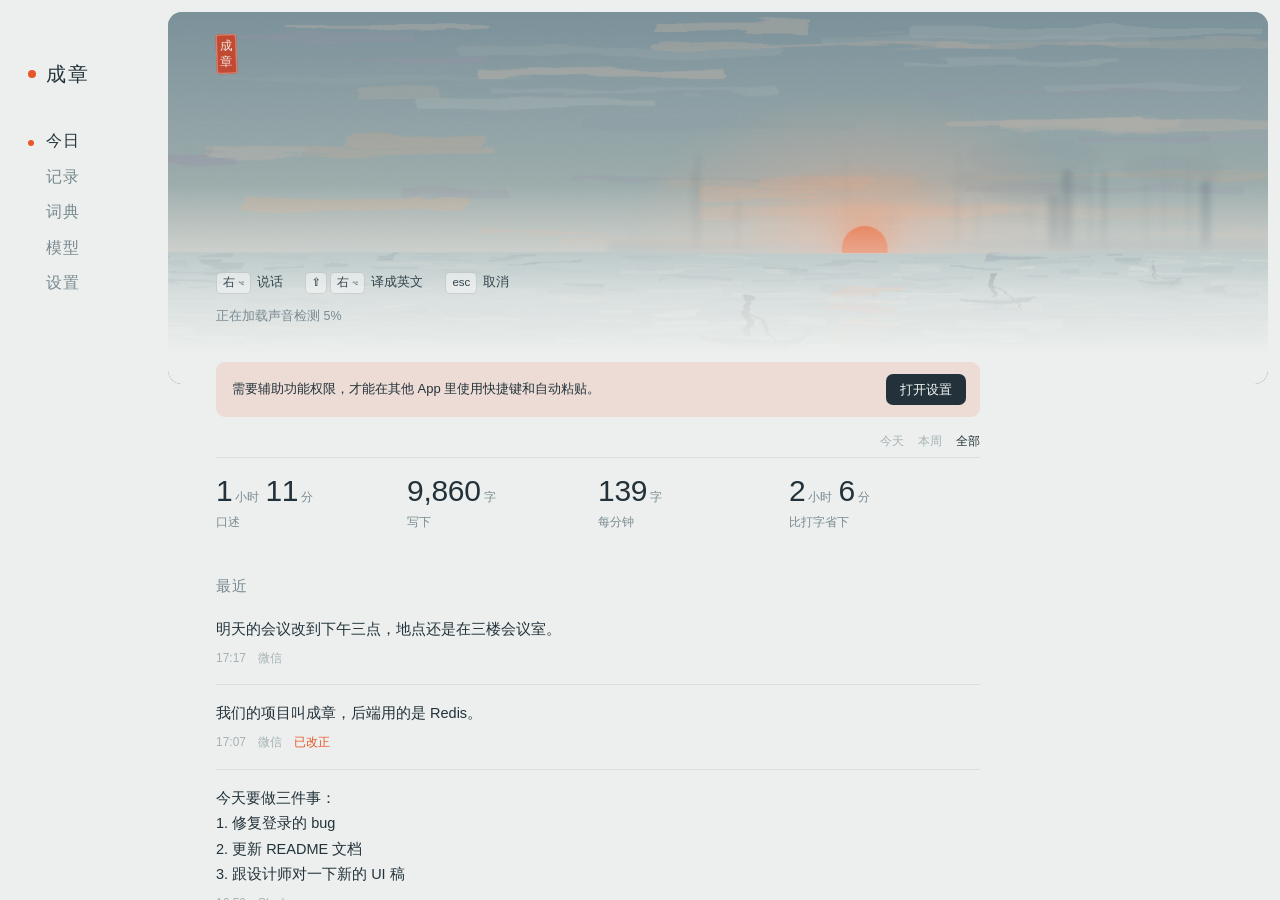
<file: chengzhang/app/web/index.html>
<!doctype html>
<html lang="zh-CN">
<head>
<meta charset="utf-8">
<meta name="viewport" content="width=device-width, initial-scale=1">
<title>成章</title>
<link rel="stylesheet" href="app.css">
</head>
<body>
<!-- the painting lives once, here; every page shows a different crop of it via <use> -->
<svg class="sprite" id="sprite" width="0" height="0" aria-hidden="true" focusable="false">
  <defs>
          <filter id="brush" x="-5%" y="-20%" width="110%" height="140%">
            <feTurbulence type="fractalNoise" baseFrequency="0.008 0.09" numOctaves="3" seed="7" result="n"/>
            <feDisplacementMap in="SourceGraphic" in2="n" scale="16" xChannelSelector="R" yChannelSelector="G"/>
          </filter>
          <filter id="soft" x="-20%" y="-20%" width="140%" height="140%">
            <feGaussianBlur stdDeviation="6"/>
          </filter>
          <clipPath id="above"><rect width="1200" height="263"/></clipPath>
          <filter id="mist-blur" x="-10%" y="-30%" width="120%" height="160%"><feGaussianBlur stdDeviation="3.2"/></filter>
          <filter id="grain">
            <feTurbulence type="fractalNoise" baseFrequency="0.9" numOctaves="2" seed="3"/>
            <feColorMatrix values="0 0 0 0 0.1  0 0 0 0 0.15  0 0 0 0 0.18  0 0 0 0.09 0"/>
          </filter>
          <linearGradient id="sky" x1="0" y1="0" x2="0" y2="1">
            <stop offset="0" stop-color="#7E949D"/>
            <stop offset="0.45" stop-color="#A3B2B1"/>
            <stop offset="0.78" stop-color="#C4B8AA"/>
            <stop offset="1" stop-color="#A2B1AE"/>
          </linearGradient>
          <linearGradient id="sea" x1="0" y1="0" x2="0" y2="1">
            <stop offset="0" stop-color="#93A8AA"/>
            <stop offset="1" stop-color="#5A7580"/>
          </linearGradient>
          <radialGradient id="glow" cx="0.5" cy="0.5" r="0.5">
            <stop offset="0" stop-color="#F3A57E" stop-opacity="0.7"/>
            <stop offset="0.5" stop-color="#E9B49A" stop-opacity="0.25"/>
            <stop offset="1" stop-color="#E9B49A" stop-opacity="0"/>
          </radialGradient>
            <g id="scene">
        <rect id="sky-base" width="1200" height="440" fill="url(#sky)"/>
        <g id="sky-strokes" filter="url(#brush)" opacity="0.55"></g>
        <g id="far-harbor" filter="url(#mist-blur)" opacity="0.42"></g>
        <rect id="sea-base" y="262" width="1200" height="178" fill="url(#sea)"/>
        <g id="sea-strokes" filter="url(#brush)"></g>
        <g id="reflection" filter="url(#brush)"></g>
        <g id="boats" filter="url(#brush)"></g>
        <rect id="grain-layer" width="1200" height="440" filter="url(#grain)"/>
          </g>
  </defs>
</svg>

<aside class="rail">
  <div class="mark"><i class="mark-sun" aria-hidden="true"></i>成章</div>
  <nav aria-label="主导航">
    <span id="nav-mark" class="nav-mark" aria-hidden="true"></span>
    <a href="#home" data-page="home">今日</a>
    <a href="#history" data-page="history">记录</a>
    <a href="#dictionary" data-page="dictionary">词典</a>
    <a href="#models" data-page="models">模型</a>
    <a href="#settings" data-page="settings">设置</a>
  </nav>
</aside>

<main>
  <div class="vista tall" id="vista" aria-hidden="true">
    <div class="stage far" id="stage-far">
      <img class="layer day" id="layer-base" alt="">
      <img class="layer night" id="layer-base-n" alt="">
      <div class="sky-clip">
        <div class="glow" id="glow"></div><div class="moon-glow"></div>
        <div class="sun" id="sun"></div><div class="moon" id="moon"></div>
      </div>
      <img class="layer day" id="layer-refl" alt="">
      <img class="layer night" id="layer-refl-n" alt="">
    </div>
    <div class="stage near" id="stage-near">
      <img class="layer day" id="layer-top" alt=""><img class="layer night" id="layer-top-n" alt="">
    </div>
    <div class="vista-fade"></div>
  </div>

  <section class="page" id="page-home">
    <!-- a painter's seal on the canvas; the sky itself stays empty, as in Monet's -->
    <div class="inscription">
      <button class="seal" id="seal" type="button" aria-label="关于成章"><b>成</b><b>章</b></button>
    </div>
    <div class="hero">
      <p class="keys">
        <span><kbd class="hk">右 ⌥</kbd>说话</span>
        <span><kbd>⇧</kbd><kbd class="hk">右 ⌥</kbd>译成<b class="tl">英文</b></span>
        <span><kbd>esc</kbd>取消</span>
      </p>
      <p class="status" id="hero-status" role="status">正在加载</p>
    </div>

    <div class="banner" id="ax-banner" hidden>
      <p>需要辅助功能权限，才能在其他 App 里使用快捷键和自动粘贴。</p>
      <button class="btn" id="ax-open">打开设置</button>
    </div>

    <!-- the painting's caption: a few quiet numbers, like the label beside a canvas -->
    <section class="tally" id="tally" aria-label="统计" hidden>
      <div class="tally-range" role="tablist" aria-label="统计范围">
        <button type="button" role="tab" data-range="today">今天</button>
        <button type="button" role="tab" data-range="week">本周</button>
        <button type="button" role="tab" data-range="all">全部</button>
      </div>
      <dl class="tally-row">
        <div><dt>口述</dt><dd id="t-time"></dd></div>
        <div><dt>写下</dt><dd id="t-chars"></dd></div>
        <div><dt>每分钟</dt><dd id="t-cpm"></dd></div>
        <div><dt>比打字省下</dt><dd id="t-saved"></dd></div>
      </dl>
    </section>

    <div class="recent">
      <div class="section-head"><h2>最近</h2></div>
      <ol class="entries" id="recent-list"></ol>
      <a href="#history" class="more" id="recent-more" hidden>全部记录</a>
    </div>
  </section>

  <section class="page" id="page-history" hidden>
    <div class="title-row">
      <h1 class="page-title">记录</h1>
      <input type="search" id="history-q" placeholder="搜索" aria-label="搜索记录">
    </div>
    <div id="history-list"></div>
    <button class="btn quiet danger" id="history-clear">清空记录</button>
  </section>

  <section class="page" id="page-dictionary" hidden>
    <h1 class="page-title">词典</h1>
    <form class="add-word" id="add-word">
      <input id="word-input" placeholder="人名、产品名、术语" autocomplete="off" aria-label="新词">
      <button class="btn" type="submit">添加</button>
    </form>
    <ul class="words" id="words"></ul>
    <p class="learned-note" id="learned" hidden>识别错了就在输入框里直接改，改好后按 <kbd class="lk"></kbd>。改正后的人名、术语会自动加进上面的词典，以后识别和整理时会优先写成这样。</p>
  </section>

  <section class="page" id="page-models" hidden>
    <h1 class="page-title">模型</h1>
    <div class="model-group">
      <h2>语音识别</h2>
      <div class="options" id="models-asr" role="radiogroup" aria-label="语音识别模型"></div>
    </div>
    <div class="model-group">
      <h2>文字整理</h2>
      <div class="options" id="models-llm" role="radiogroup" aria-label="文字整理模型"></div>
    </div>
    <details class="custom">
      <summary>使用其他模型</summary>
      <form class="custom-model" id="custom-model">
        <select id="custom-kind" aria-label="模型类型">
          <option value="llm">文字整理</option>
          <option value="asr">语音识别</option>
        </select>
        <input id="custom-id" placeholder="Hugging Face 模型 ID" autocomplete="off" aria-label="模型 ID">
        <button class="btn" type="submit">使用</button>
      </form>
    </details>
  </section>

  <section class="page" id="page-settings" hidden>
    <h1 class="page-title">设置</h1>

    <h2 class="group">输入</h2>
    <div class="settings">
      <div class="setting">
        <div><h3>快捷键</h3><p id="hotkey-note">点"更换"，然后按下想用的键：单独一个修饰键（如右 ⌥），或组合键（如 ⌃ Space、F5）。</p>
          <div class="presets" id="hotkey-presets" aria-label="常用快捷键"></div></div>
        <div class="hotkey" id="main-hotkey">
          <kbd class="hotkey-now" id="hotkey-now"></kbd>
          <button class="btn quiet" id="hotkey-record" type="button">更换</button>
        </div>
      </div>
      <div class="setting" id="learn-setting" hidden>
        <div><h3>纠错快捷键</h3><p>识别有错时，在输入框里改好再按：改正后的人名、术语会自动加进词典。没有选中文字时读整个输入框。</p></div>
        <div class="hotkey" id="learn-hotkey">
          <kbd class="hotkey-now" id="learn-hotkey-now"></kbd>
          <button class="btn quiet" id="learn-hotkey-record" type="button">更换</button>
        </div>
      </div>
      <div class="setting">
        <div><h3>说话方式</h3><p>按住说话松开结束，或者按一下开始、再按一下结束。</p></div>
        <div class="seg" id="set-hotkey-mode" role="radiogroup" aria-label="说话方式"></div>
      </div>

      <div class="setting">
        <div><h3>外观</h3><p>夜间模式会让画里的太阳落下、月亮升起。</p></div>
        <div class="seg" id="set-appearance" role="radiogroup" aria-label="外观"></div>
      </div>
      <div class="setting">
        <div><h3>麦克风</h3><p id="mic-note">蓝牙耳机会丢掉开头的字</p></div>
        <select id="set-mic" aria-label="麦克风"></select>
      </div>
      <div class="setting">
        <div><h3>麦克风常开</h3><p>保留按下前的半秒声音</p></div>
        <label class="switch"><input type="checkbox" id="set-keepmic"><span></span></label>
      </div>
      <div class="setting">
        <h3>说话的语言</h3>
        <div class="seg" id="set-language" role="radiogroup" aria-label="说话的语言">
          <button data-v="Chinese">中文</button><button data-v="auto">自动</button>
        </div>
      </div>
      <div class="setting">
        <div><h3>松开后继续收音</h3><p>没说完就松开时多听一会儿</p></div>
        <label class="range"><input type="range" id="set-postroll" min="0" max="500" step="50"><output id="postroll-out"></output></label>
      </div>
    </div>

    <h2 class="group">输出</h2>
    <div class="settings">
      <div class="setting">
        <h3>翻译成</h3>
        <select id="set-translate" aria-label="翻译成">
          <option>英文</option><option>日文</option><option>韩文</option>
          <option>法文</option><option>德文</option><option>西班牙文</option><option>繁体中文</option>
        </select>
      </div>
      <div class="setting">
        <div><h3>自动粘贴</h3><p>关闭后只复制到剪贴板</p></div>
        <label class="switch"><input type="checkbox" id="set-paste"><span></span></label>
      </div>
      <div class="setting">
        <div><h3>短句直接输出</h3><p>“好的”“收到”不经过整理</p></div>
        <label class="switch"><input type="checkbox" id="set-fast"><span></span></label>
      </div>
      <div class="setting">
        <h3>保存录音</h3>
        <label class="switch"><input type="checkbox" id="set-saveaudio"><span></span></label>
      </div>
    </div>

    <h2 class="group">内存</h2>
    <div class="settings">
      <div class="setting">
        <div><h3>闲置后释放模型</h3><p id="unload-note">释放后，下次说话会多等几秒</p></div>
        <select id="set-unload-after" aria-label="闲置多久后释放">
          <option value="0">从不</option><option value="5">5 分钟</option><option value="15">15 分钟</option>
          <option value="30">30 分钟</option><option value="60">1 小时</option>
        </select>
      </div>
      <div class="setting">
        <div><h3>释放哪些</h3><p id="unload-what-note"></p></div>
        <div class="seg" id="set-unload-what" role="radiogroup" aria-label="释放哪些模型"></div>
      </div>
      <div class="setting">
        <div><h3>现在</h3><p id="mem-now"></p></div>
        <button class="btn quiet" id="mem-action" type="button"></button>
      </div>
    </div>

    <div id="dl-source-setting" hidden>
      <h2 class="group">下载</h2>
      <div class="settings">
        <div class="setting">
          <div><h3>模型下载源</h3><p>在国内访问 Hugging Face 不稳定时选 ModelScope。"自动"会先试 Hugging Face，连不上就换 ModelScope。</p></div>
          <div class="seg" id="set-dl-source" role="radiogroup" aria-label="模型下载源"></div>
        </div>
      </div>
    </div>
  </section>
</main>

<!-- About: opened from the seal on the painting, the way a painter's seal names the artist -->
<dialog class="about" id="about" aria-labelledby="about-name">
  <!-- a small window onto the same harbour, signed with the seal you clicked -->
  <div class="about-art" id="about-art" aria-hidden="true">
    <span class="seal about-seal"><b>成</b><b>章</b></span>
  </div>
  <p class="about-credit">画意取自克劳德·莫奈《印象·日出》，1872 年</p>
  <div class="about-body">
    <h2 id="about-name">成章<span class="about-version" id="about-version"></span></h2>
    <p class="about-line">出口成章。声音和文字都只在这台 Mac 上处理。</p>
    <p class="about-models" id="about-models" title="正在工作"></p>
    <div class="about-links">
      <a href="#" data-path="">GitHub</a>
      <a href="#" data-path="/releases">检查新版本</a>
      <a href="#" data-path="/blob/main/LICENSE">MIT 许可</a>
    </div>
  </div>
</dialog>

<div class="toast" id="toast" role="status" aria-live="polite"></div>
<script src="app.js"></script>
</body>
</html>
</file>
<file: chengzhang/app/web/app.css>
/* 成章 Chengzhang. The painting (Monet, "Impression, soleil levant") is the only
   ornament; everything around it stays plain. Orange belongs to the sun. */

:root {
  --paper: #ECEFED;
  --ink: #23323A;
  --text: #33444D;
  --muted: #7A8A91;
  --faint: #A5B1B6;
  --line: rgba(35, 50, 58, 0.09);
  --fill: rgba(35, 50, 58, 0.045);
  --sun: #E8572A;
  --sun-soft: rgba(232, 87, 42, 0.12);
  --paper-rgb: 236, 239, 237;
  --on-ink: #F4F6F5;
  --raised: #F7F8F7;
  --knob: #FAFBFA;
  --vista-bg: #A3B2B1;

  --sans: -apple-system, "PingFang SC", "Helvetica Neue", sans-serif;
  --serif: "Songti SC", "STSong", serif;
  /* 霞鹜文楷 for the few places that carry the voice of the app: name, nav, titles */
  --kai: "LXGW WenKai", "LXGW WenKai Screen", "Kaiti SC", "STKaiti", serif;

  --rail: 168px;
  --gutter: 48px;
  --cam-t: 1.15s;
  --cam-ease: cubic-bezier(.62, .02, .22, 1);
}

* { box-sizing: border-box; }
html, body { height: 100%; margin: 0; }
body {
  display: grid; grid-template-columns: var(--rail) 1fr;
  font: 14px/1.6 var(--sans); color: var(--text);
  background: var(--paper);
  -webkit-font-smoothing: antialiased;
  overflow: hidden; cursor: default; user-select: none;
}
::selection { background: var(--sun-soft); }
:focus-visible { outline: 2px solid var(--sun); outline-offset: 2px; border-radius: 4px; }

/* ------------------------------------------------------------------ rail */

.rail { display: flex; flex-direction: column; padding: 64px 0 24px 28px; }
.mark {
  display: flex; align-items: center; gap: 10px; margin-bottom: 40px;
  font: 400 20px/1 var(--kai); letter-spacing: 0.12em; color: var(--ink);
}
.mark-sun { width: 8px; height: 8px; border-radius: 50%; background: var(--sun); flex: none; }

nav { position: relative; display: flex; flex-direction: column; gap: 2px; }
nav a {
  font: 15.5px/1 var(--kai); letter-spacing: 0.04em; color: var(--muted); text-decoration: none;
  padding: 9px 0 9px 18px; transition: color 0.2s;
}
nav a:hover { color: var(--text); }
nav a[aria-current="page"] { color: var(--ink); }
.nav-mark {
  position: absolute; left: 0; top: -3px; width: 6px; height: 6px; border-radius: 50%;
  background: var(--sun); transition: transform 0.45s cubic-bezier(.32, .72, .2, 1);
}
.nav-mark.instant { transition: none; }

/* ------------------------------------------------------------------ layout */

main { height: 100vh; overflow-y: auto; overflow-x: hidden; position: relative; padding-top: 12px; }
.page { padding: 0 var(--gutter) 72px; max-width: 860px; }
.page[hidden] { display: none; }
#page-home { max-width: none; padding: 0 0 72px; }
#page-home > * { position: relative; z-index: 3; }
#page-home > .inscription { position: absolute; }

h1, h2, h3 { margin: 0; font-weight: 400; color: var(--ink); }
.page-title { font: 400 30px/1.2 var(--kai); letter-spacing: 0.06em; margin: 36px 0 28px; }
h2 { font: 400 15px/1.4 var(--kai); letter-spacing: 0.04em; color: var(--muted); }
h3 { font: 14px/1.4 var(--sans); color: var(--ink); }
p { margin: 0; }

/* ------------------------------------------------------------------ controls */

kbd {
  display: inline-block; min-width: 22px; text-align: center;
  font: 500 11.5px/1 var(--sans); color: var(--text);
  padding: 4px 6px; margin-right: 3px;
  border: 1px solid rgba(35, 50, 58, 0.16); border-radius: 5px;
  background: rgba(255, 255, 255, 0.45);
}
.btn {
  font: 500 13px/1 var(--sans); color: var(--on-ink); background: var(--ink);
  border: 0; border-radius: 7px; padding: 9px 14px; cursor: pointer; transition: opacity 0.15s;
}
.btn:hover { opacity: 0.86; }
.btn.quiet { background: none; color: var(--muted); padding: 9px 0; }
.btn.quiet:hover { color: var(--ink); opacity: 1; }
.btn.danger:hover { color: #A2412A; }

input, select {
  font: 14px/1.4 var(--sans); color: var(--ink);
  background: var(--fill); border: 1px solid transparent; border-radius: 7px;
  padding: 8px 11px; outline: none; transition: border-color 0.15s, background 0.15s;
}
input:focus, select:focus { background: rgba(255, 255, 255, 0.6); border-color: rgba(35, 50, 58, 0.18); }
input::placeholder { color: var(--faint); }

/* ------------------------------------------------------------------ home */

.hero { margin: -112px var(--gutter) 0; max-width: 560px; }
.keys { display: flex; flex-wrap: wrap; gap: 6px 22px; font-size: 13px; color: var(--text); }
.keys span { display: inline-flex; align-items: center; }
.keys kbd { margin-right: 6px; }
.keys kbd + kbd { margin-left: -3px; }
.keys b { font-weight: 400; }
.status { margin-top: 12px; font-size: 12.5px; color: var(--muted); min-height: 1.6em; font-variant-numeric: tabular-nums; }
.status.ready::before {
  content: ""; display: inline-block; width: 6px; height: 6px; margin-right: 7px;
  border-radius: 50%; background: var(--sun); vertical-align: 1px;
}
.status.error { color: #A2412A; }

.banner {
  margin: 36px var(--gutter) 0; max-width: 764px; padding: 12px 14px 12px 16px;
  display: flex; align-items: center; gap: 16px; justify-content: space-between;
  border-radius: 9px; background: var(--sun-soft); font-size: 13px; color: var(--ink);
}
.banner[hidden] { display: none; }

.recent { margin: 48px var(--gutter) 0; max-width: 764px; }
.section-head { display: flex; align-items: baseline; justify-content: space-between; margin-bottom: 4px; }
.today { font-size: 12.5px; color: var(--muted); font-variant-numeric: tabular-nums; }
.more { display: inline-block; margin-top: 12px; font-size: 13px; color: var(--muted); text-decoration: none; }
.more:hover { color: var(--ink); }

/* ------------------------------------------------------------------ entries */

.entries { list-style: none; margin: 0; padding: 0; }
.entry { padding: 16px 0; border-bottom: 1px solid var(--line); }
.entry:last-child { border-bottom: 0; }
.entry-text {
  font-size: 14.5px; line-height: 1.75; color: var(--ink);
  white-space: pre-wrap; user-select: text; cursor: text;
}
.entry-raw {
  margin-top: 8px; padding-left: 12px; border-left: 2px solid var(--line);
  font-size: 13px; color: var(--muted); user-select: text; cursor: text;
}
.entry-raw[hidden] { display: none; }
.entry-meta { display: flex; align-items: center; gap: 12px; margin-top: 6px; font-size: 12px; color: var(--faint); }
.entry-meta .tag { color: var(--sun); }
.entry-actions { display: flex; gap: 2px; margin-left: auto; opacity: 0; transition: opacity 0.15s; }
.entry:hover .entry-actions, .entry:focus-within .entry-actions { opacity: 1; }
.entry-actions button {
  font: 12px/1 var(--sans); color: var(--muted); background: none; border: 0;
  padding: 4px 7px; border-radius: 5px; cursor: pointer;
}
.entry-actions button:hover { color: var(--ink); background: var(--fill); }

.title-row { display: flex; align-items: center; justify-content: space-between; gap: 24px; }
.title-row input { width: 220px; }
.day { font: 500 12px/1 var(--sans); color: var(--faint); margin: 28px 0 0; }
.day:first-child { margin-top: 0; }
#history-clear { margin-top: 28px; }
.empty-state { padding: 24px 0; color: var(--muted); font-size: 13.5px; }

/* ------------------------------------------------------------------ dictionary */

.add-word { display: flex; gap: 8px; max-width: 420px; margin-bottom: 24px; }
.add-word input { flex: 1; }
.words { list-style: none; padding: 0; margin: 0; display: flex; flex-wrap: wrap; gap: 8px; }
.words li {
  display: inline-flex; align-items: center; gap: 2px;
  padding: 5px 4px 5px 12px; border-radius: 999px; background: var(--fill);
  font-size: 13.5px; color: var(--ink); user-select: text;
}
.words li.fresh { box-shadow: inset 0 0 0 1px var(--sun); }
.words button {
  width: 22px; height: 22px; border-radius: 50%; border: 0; background: none;
  color: var(--faint); font-size: 14px; line-height: 1; cursor: pointer;
}
.words button:hover { color: var(--ink); background: var(--fill); }
.learned-note { margin: 18px 0 0; max-width: 560px; font-size: 13px; color: var(--muted); }
.learned-note kbd { font-size: 12px; }

/* ------------------------------------------------------------------ models */

.model-group { margin-bottom: 32px; }
.model-group h2 { margin-bottom: 8px; }
.options { display: flex; flex-direction: column; border-top: 1px solid var(--line); }
.option {
  display: grid; grid-template-columns: 20px 1fr auto; gap: 12px; align-items: start;
  padding: 14px 4px; border: 0; border-bottom: 1px solid var(--line); background: none;
  text-align: left; font: inherit; color: inherit; cursor: pointer;
}
.option .dot { width: 12px; height: 12px; margin-top: 4px; border-radius: 50%; border: 1.5px solid var(--faint); }
.option[aria-checked="true"] .dot { border-color: var(--sun); background: var(--sun); }
.option:hover .name { color: var(--ink); }
.option .name { font: 500 14px/1.4 var(--sans); color: var(--text); }
.option[aria-checked="true"] .name { color: var(--ink); }
.option .rec { font: 11.5px/1 var(--sans); color: var(--sun); margin-left: 8px; }
.option .blurb { margin-top: 2px; font-size: 13px; color: var(--muted); }
.option .facts { display: flex; gap: 14px; margin-top: 4px; font-size: 12px; color: var(--faint); font-variant-numeric: tabular-nums; }
.option .facts b { font-weight: 400; color: var(--muted); margin-left: 4px; }
.option .state { font-size: 12.5px; color: var(--faint); white-space: nowrap; padding-top: 1px; text-align: right; min-width: 84px; }
.option .state.in-use { color: var(--sun); }
.bar { display: block; height: 2px; margin-top: 8px; border-radius: 1px; background: var(--line); overflow: hidden; }
.bar i { display: block; height: 100%; background: var(--sun); transition: width 0.4s; }

.custom summary { font-size: 13px; color: var(--muted); cursor: pointer; list-style: none; }
.custom summary::-webkit-details-marker { display: none; }
.custom summary:hover { color: var(--ink); }
.custom-model { display: flex; gap: 8px; margin-top: 12px; }
.custom-model input { flex: 1; }

/* ------------------------------------------------------------------ settings */

.group { margin: 0 0 6px; }
.settings { border-top: 1px solid var(--line); margin-bottom: 32px; }
.setting {
  display: flex; align-items: center; justify-content: space-between; gap: 24px;
  min-height: 52px; padding: 10px 0; border-bottom: 1px solid var(--line);
}
.setting p { margin-top: 1px; font-size: 12px; color: var(--faint); }
#mic-note.warn { color: #A2412A; }
#set-mic { max-width: 240px; }

.seg { display: inline-flex; padding: 2px; border-radius: 8px; background: var(--fill); }
.seg button {
  font: 13px/1 var(--sans); color: var(--muted); background: none; border: 0;
  padding: 6px 12px; border-radius: 6px; cursor: pointer; min-width: 52px;
}
.seg button[aria-checked="true"] { background: var(--raised); color: var(--ink); box-shadow: 0 1px 2px rgba(35, 50, 58, 0.1); }

.switch { position: relative; width: 36px; height: 22px; display: inline-block; flex: none; }
.switch input { position: absolute; opacity: 0; inset: 0; margin: 0; cursor: pointer; }
.switch span { position: absolute; inset: 0; border-radius: 11px; background: rgba(35, 50, 58, 0.16); transition: background 0.2s; pointer-events: none; }
.switch span::after {
  content: ""; position: absolute; left: 2px; top: 2px; width: 18px; height: 18px; border-radius: 50%;
  background: var(--knob); box-shadow: 0 1px 2px rgba(35, 50, 58, 0.22); transition: transform 0.2s;
}
.switch input:checked + span { background: var(--sun); }
.switch input:checked + span::after { transform: translateX(14px); }
.switch input:focus-visible + span { outline: 2px solid var(--sun); outline-offset: 2px; }

.range { display: flex; align-items: center; gap: 10px; }
.range output { font-size: 12.5px; color: var(--muted); min-width: 52px; text-align: right; font-variant-numeric: tabular-nums; }
input[type="range"] { -webkit-appearance: none; appearance: none; width: 140px; padding: 0; height: 2px; border: 0; background: rgba(35, 50, 58, 0.16); }
input[type="range"]::-webkit-slider-thumb {
  -webkit-appearance: none; width: 14px; height: 14px; border-radius: 50%;
  background: var(--knob); box-shadow: 0 0 0 1px rgba(35, 50, 58, 0.18), 0 1px 3px rgba(35, 50, 58, 0.2); cursor: pointer;
}

/* ------------------------------------------------------------------ toast */

.toast {
  position: fixed; left: calc(50% + var(--rail) / 2); bottom: 24px; transform: translate(-50%, 10px);
  padding: 8px 14px; border-radius: 8px; background: var(--ink); color: var(--on-ink);
  font-size: 13px; opacity: 0; pointer-events: none; transition: opacity 0.2s, transform 0.2s; z-index: 60;
}
.toast.show { opacity: 1; transform: translate(-50%, 0); }

.sprite { position: absolute; width: 0; height: 0; overflow: hidden; }

@media (prefers-reduced-motion: reduce) {
  *, *::before, *::after { transition: none !important; animation: none !important; }
}

/* ------------------------------------------------------------------ the banner camera
   One painting for the whole app. Each page is a different view of it; switching
   pages pans and zooms the camera (transform on bitmaps = compositor only). */

.vista {
  position: relative; z-index: 2;
  margin: 0 12px 0 0; height: 372px;
  border-radius: 14px; overflow: hidden;
  background: var(--vista-bg);
  transition: height var(--cam-t) var(--cam-ease);
  contain: layout paint;
}
.stage {
  position: absolute; left: 0; top: 0; width: 1200px; height: 440px;
  transform-origin: 0 0;
  transform: translate3d(var(--tx, 0), var(--ty, 0), 0) scale(var(--k, 1));
  transition: transform var(--cam-t) var(--cam-ease);
  will-change: transform;
}
.stage.near { transform: translate3d(calc(var(--tx, 0px) + var(--near, 0px)), var(--ty, 0), 0) scale(var(--k, 1)); }
.layer { position: absolute; inset: 0; width: 1200px; height: 440px; opacity: 0; transition: opacity 0.6s ease; }
.vista.baked .layer { opacity: 1; }
#layer-refl { opacity: 0; }
.vista.baked #layer-refl { opacity: calc(0.15 + 0.85 * var(--sun-p, 0)); transition: opacity 1.6s ease; }

/* the sun only ever rises above the horizon */
.sky-clip { position: absolute; left: 0; top: 0; width: 1200px; height: 263px; overflow: hidden; }
.sun, .glow {
  position: absolute; border-radius: 50%;
  transform: translate3d(0, calc((var(--sun-drop, 0) + var(--sun-hide, 0)) * 1px), 0);
  transition: transform 1.6s cubic-bezier(.3, .6, .2, 1);
  will-change: transform;
}
.sun {
  left: 735px; top: 125px; width: 50px; height: 50px;
  background: #EE5A24;
  box-shadow: 0 0 22px 10px rgba(240, 122, 69, 0.38);
}
.glow {
  left: 500px; top: 0; width: 520px; height: 300px;
  background: radial-gradient(closest-side, rgba(243, 165, 126, 0.7), rgba(233, 180, 154, 0.25) 50%, rgba(233, 180, 154, 0));
  transform: translate3d(0, calc((var(--sun-drop, 0) + var(--sun-hide, 0)) * 0.8px), 0);
}
.vista.instant .stage, .vista.instant .sun, .vista.instant .glow, .vista.instant { transition: none; }


/* page body: a short rise-and-fade while the camera moves */
.page.enter > * { animation: rise 0.55s cubic-bezier(.2, .7, .2, 1) both; }
.page.enter > *:nth-child(2) { animation-delay: 0.05s; }
.page.enter > *:nth-child(3) { animation-delay: 0.1s; }
.page.enter > *:nth-child(n+4) { animation-delay: 0.14s; }
@keyframes rise { from { opacity: 0; transform: translate3d(0, 14px, 0); } }

/* the reflection stroke glides between nav items */
nav { position: relative; }
nav > .nav-mark { display: block; top: 0; margin-top: 0; transition: transform 0.45s cubic-bezier(.32, .72, .2, 1); }
.nav-mark.instant { transition: none; }

@media (prefers-reduced-motion: reduce) {
  .vista, .stage, .sun, .glow, .layer, .nav-mark { transition: none !important; }
  .page.enter > * { animation: none !important; }
}

/* the near plane (boats) lands a touch earlier than the far one: parallax */
.stage.near { transition-duration: calc(var(--cam-t) * 0.9); }

/* home: the painting dissolves into the page; fades out as the banner narrows */
.vista-fade {
  position: absolute; inset: 0; z-index: 1; pointer-events: none;
  background: linear-gradient(to bottom, rgba(var(--paper-rgb), 0) 46%, rgba(var(--paper-rgb), 0.82) 76%, var(--paper) 92%);
  opacity: 0; transition: opacity var(--cam-t) var(--cam-ease);
}
.vista.tall .vista-fade { opacity: 1; }
.vista.instant .vista-fade { transition: none; }


/* ------------------------------------------------------------------ 印章 */

.inscription {
  top: 34px; left: var(--gutter);
  display: flex; flex-direction: column; align-items: center; gap: 12px;
  pointer-events: none;
}
.seal {
  /* a narrow vertical seal: 成 above 章, read top to bottom */
  display: flex; flex-direction: column; align-items: center; justify-content: center; gap: 3px;
  width: 21px; height: 40px;
  border-radius: 3px;
  background: #C8432A;                 /* seal paste: a deeper red than the sun */
  box-shadow: inset 0 0 0 1.5px rgba(255, 240, 230, 0.35);
  transform: rotate(-2deg);
  opacity: 0.92;
}
.seal b { font: 400 12.5px/1 var(--kai); color: #FBEDE6; }

/* ------------------------------------------------------------------ night */

[data-theme="dark"] {
  --paper: #111827;
  --paper-rgb: 17, 24, 39;
  --ink: #E7EBF1;
  --text: #C8D0DA;
  --muted: #8995A6;
  --faint: #5D697B;
  --line: rgba(231, 235, 241, 0.09);
  --fill: rgba(231, 235, 241, 0.06);
  --sun: #E9875A;
  --sun-soft: rgba(233, 135, 90, 0.16);
  --on-ink: #111827;
  --raised: #263247;
  --knob: #E7EBF1;
  --vista-bg: #1A2440;
  color-scheme: dark;
}

/* while the theme changes, the interface fades with the sky instead of snapping */
html.theming body, html.theming .rail, html.theming main, html.theming h1, html.theming h2, html.theming h3,
html.theming p, html.theming li, html.theming a, html.theming kbd, html.theming input, html.theming select,
html.theming .btn, html.theming .seg, html.theming .seg button, html.theming .option, html.theming .entry,
html.theming .toast, html.theming .banner, html.theming .switch span, html.theming .vista {
  transition: background-color 1.4s ease, color 1.4s ease, border-color 1.4s ease, box-shadow 1.4s ease;
}

/* the night painting lies over the day one and fades in once the sun is down */
.vista.baked .layer.night { opacity: 0; transition: opacity 1.4s ease; }
.vista.baked.night .layer.night { opacity: 1; transition: opacity 1.8s ease 0.5s; }
.vista.baked.night #layer-refl { opacity: 0; transition: opacity 0.9s ease; }
.vista.baked #layer-refl-n { opacity: 0; transition: opacity 0.9s ease; }
.vista.baked.night #layer-refl-n { opacity: calc(0.15 + 0.85 * var(--sun-p, 0)); transition: opacity 1.6s ease 1.4s; }

/* which body is below the horizon */
.vista { --sun-hide: 0; --moon-hide: 170; }
.vista.night { --sun-hide: 170; --moon-hide: 0; }

.moon, .moon-glow {
  position: absolute; border-radius: 50%;
  transform: translate3d(0, calc((var(--sun-drop, 0) + var(--moon-hide, 170)) * 1px), 0);
  will-change: transform;
}
.moon {
  left: 737px; top: 127px; width: 46px; height: 46px;
  background:
    radial-gradient(circle at 66% 30%, rgba(124, 118, 106, 0.55) 0 7%, transparent 8.5%),
    radial-gradient(circle at 68% 33%, rgba(255, 255, 248, 0.7) 0 8%, transparent 9.5%),
    radial-gradient(circle at 31% 64%, rgba(124, 118, 106, 0.5) 0 6%, transparent 7.5%),
    radial-gradient(circle at 33% 67%, rgba(255, 255, 248, 0.65) 0 6.5%, transparent 8%),
    radial-gradient(circle at 57% 67%, rgba(124, 118, 106, 0.45) 0 4%, transparent 5.5%),
    radial-gradient(circle at 42% 27%, rgba(124, 118, 106, 0.4) 0 3.2%, transparent 4.5%),
    radial-gradient(circle at 78% 58%, rgba(124, 118, 106, 0.4) 0 3.5%, transparent 5%),
    radial-gradient(ellipse 34% 24% at 38% 44%, rgba(168, 162, 150, 0.32), transparent 72%),
    radial-gradient(ellipse 22% 30% at 64% 52%, rgba(168, 162, 150, 0.26), transparent 72%),
    radial-gradient(circle at 38% 34%, #FFFDF6 0%, #F1EBDD 55%, #D6CDBB 100%);
  box-shadow: 0 0 20px 8px rgba(184, 204, 246, 0.32), inset -3px -4px 7px rgba(110, 104, 94, 0.28);
}
.moon-glow {
  left: 500px; top: 0; width: 520px; height: 300px;
  background: radial-gradient(closest-side, rgba(168, 192, 240, 0.42), rgba(150, 172, 228, 0.14) 50%, rgba(150, 172, 228, 0));
  transform: translate3d(0, calc((var(--sun-drop, 0) + var(--moon-hide, 170)) * 0.8px), 0);
}

/* sunset: the sun sinks first (gathering speed), then the moon rises (easing in);
   sunrise is the same in reverse */
.moon, .moon-glow { transition: transform 1.6s cubic-bezier(.3, .6, .2, 1); }   /* loading: plain rise */
/* only while the theme is switching: one body sets (gathering speed), then the other rises */
html.theming .vista.night .sun, html.theming .vista.night .glow { transition: transform 1.5s cubic-bezier(.55, 0, .8, .45); }
html.theming .vista.night .moon, html.theming .vista.night .moon-glow { transition: transform 2s cubic-bezier(.2, .65, .3, 1) 1.2s; }
html.theming .vista:not(.night) .moon, html.theming .vista:not(.night) .moon-glow { transition: transform 1.3s cubic-bezier(.55, 0, .8, .45); }
html.theming .vista:not(.night) .sun, html.theming .vista:not(.night) .glow { transition: transform 2s cubic-bezier(.2, .65, .3, 1) 1s; }
.vista.instant .moon, .vista.instant .moon-glow { transition: none; }

@media (prefers-reduced-motion: reduce) {
  .moon, .moon-glow { transition: none !important; }
}

/* ------------------------------------------------------------------ hotkey recorder */

.hotkey { display: flex; align-items: center; gap: 10px; }
.hotkey-now { min-width: 64px; text-align: center; font-size: 13px; padding: 6px 10px; }
.hotkey.recording .hotkey-now { color: var(--sun); box-shadow: 0 0 0 2px var(--sun-soft); animation: listen 1.2s ease-in-out infinite; }
@keyframes listen { 50% { box-shadow: 0 0 0 5px var(--sun-soft); } }
.presets { display: flex; flex-wrap: wrap; gap: 6px; margin-top: 8px; }
.presets button {
  font: 12px/1 var(--sans); color: var(--muted); background: var(--fill); border: 0;
  padding: 6px 9px; border-radius: 6px; cursor: pointer;
}
.presets button[aria-pressed="true"] { color: var(--ink); box-shadow: inset 0 0 0 1px var(--line); }
#hotkey-note.warn { color: #A2412A; }
@media (prefers-reduced-motion: reduce) { .hotkey.recording .hotkey-now { animation: none; } }

/* ------------------------------------------------------------------ about (behind the seal) */

.seal { border: 0; font: inherit; cursor: default; pointer-events: auto; transition: transform 0.25s ease, filter 0.25s ease; }
.seal:hover { transform: rotate(-2deg) scale(1.06); filter: brightness(1.08); }
.seal:focus-visible { outline: 2px solid var(--sun); outline-offset: 3px; }

.about {
  width: 360px; padding: 0; border: 0; border-radius: 16px; overflow: hidden;
  color: var(--text);
  background: rgba(var(--paper-rgb), 0.9);
  -webkit-backdrop-filter: blur(24px) saturate(1.3); backdrop-filter: blur(24px) saturate(1.3);
  box-shadow: 0 28px 70px rgba(17, 24, 39, 0.3), inset 0 0 0 1px var(--line);
}
.about::backdrop { background: rgba(17, 24, 39, 0.18); -webkit-backdrop-filter: blur(2px); backdrop-filter: blur(2px); }
.about[open] { animation: about-in 0.36s cubic-bezier(.2, .7, .2, 1); }
@keyframes about-in { from { opacity: 0; transform: translateY(10px) scale(0.98); } }

/* the harbour, framed around the sun and its reflection (filled in by app.js) */
.about-art { position: relative; height: 184px; overflow: hidden; background: var(--vista-bg); }
.about-art .vista { position: absolute; inset: 0; margin: 0; height: auto; border-radius: 0; }
.about-art .vista-fade { opacity: 1; background: linear-gradient(to bottom, rgba(var(--paper-rgb), 0) 72%, rgba(var(--paper-rgb), 0.55) 100%); }
.about-seal { position: absolute; z-index: 3; right: 18px; bottom: 16px; cursor: default; }
.about[open] .about-seal { animation: stamp 0.5s cubic-bezier(.3, 1.4, .5, 1) 0.28s both; }
@keyframes stamp {
  from { opacity: 0; transform: rotate(-9deg) scale(1.7); }
  60% { opacity: 0.95; transform: rotate(-1deg) scale(0.94); }
  to { opacity: 0.92; transform: rotate(-2deg) scale(1); }
}
.about-credit {
  margin: 6px 18px 0; text-align: right;
  font: 11px/1.4 var(--kai); letter-spacing: 0.04em; color: var(--faint);
}

.about-body { padding: 14px 28px 20px; }
.about h2 {
  display: flex; align-items: baseline; gap: 10px; margin: 0 0 10px;
  font: 400 28px/1.15 var(--kai); letter-spacing: 0.18em; color: var(--ink);
}
.about-version { font: 12px/1 var(--sans); letter-spacing: 0; color: var(--faint); font-variant-numeric: tabular-nums; }
.about-line { font-size: 13px; line-height: 1.75; margin: 0 0 8px; }
.about-models { display: flex; align-items: center; gap: 7px; font-size: 12px; color: var(--muted); margin: 0; }
.about-models:empty { display: none; }
.about-models::before {   /* a small sun: the models are awake */
  content: ""; width: 6px; height: 6px; border-radius: 50%; background: var(--sun); flex: none;
  box-shadow: 0 0 0 3px var(--sun-soft);
}
.about-links {
  display: flex; gap: 18px; margin-top: 18px; padding-top: 12px; border-top: 1px solid var(--line);
}
.about-links a { font-size: 12.5px; color: var(--muted); text-decoration: none; transition: color 0.2s ease; }
.about-links a:hover { color: var(--sun); }
@media (prefers-reduced-motion: reduce) { .about[open], .about[open] .about-seal { animation: none; } .seal { transition: none; } }

.setting[hidden] { display: none; }

/* ------------------------------------------------------------------ home: tally (the painting's caption) */

.tally { position: relative; margin: 40px var(--gutter) 0; max-width: 764px; }
.tally[hidden] { display: none; }
.tally-range { position: absolute; right: 0; top: -26px; display: flex; gap: 14px; }
.tally-range button {
  font: 12px/1 var(--sans); color: var(--faint); background: none; border: 0; padding: 4px 0; cursor: pointer;
  transition: color 0.2s;
}
.tally-range button:hover { color: var(--muted); }
.tally-range button[aria-selected="true"] { color: var(--ink); }
.tally-row {
  display: grid; grid-template-columns: repeat(4, minmax(0, 1fr)); margin: 0;
  border-top: 1px solid var(--line); padding-top: 18px;
}
.tally-row > div { display: flex; flex-direction: column-reverse; gap: 6px; }
.tally dt { font-size: 12px; color: var(--muted); }
.tally dd { margin: 0; color: var(--ink); white-space: nowrap; }
.tally .n { font: 200 30px/1 var(--sans); letter-spacing: -0.01em; font-variant-numeric: tabular-nums lining-nums; }
.tally .u { font-size: 12px; color: var(--muted); margin: 0 6px 0 3px; }
.tally .u:last-child { margin-right: 0; }
.tally + .recent { margin-top: 44px; }
@media (max-width: 720px) { .tally-row { grid-template-columns: repeat(2, minmax(0, 1fr)); row-gap: 18px; } }

#set-dl-source button { white-space: nowrap; }
</file>
